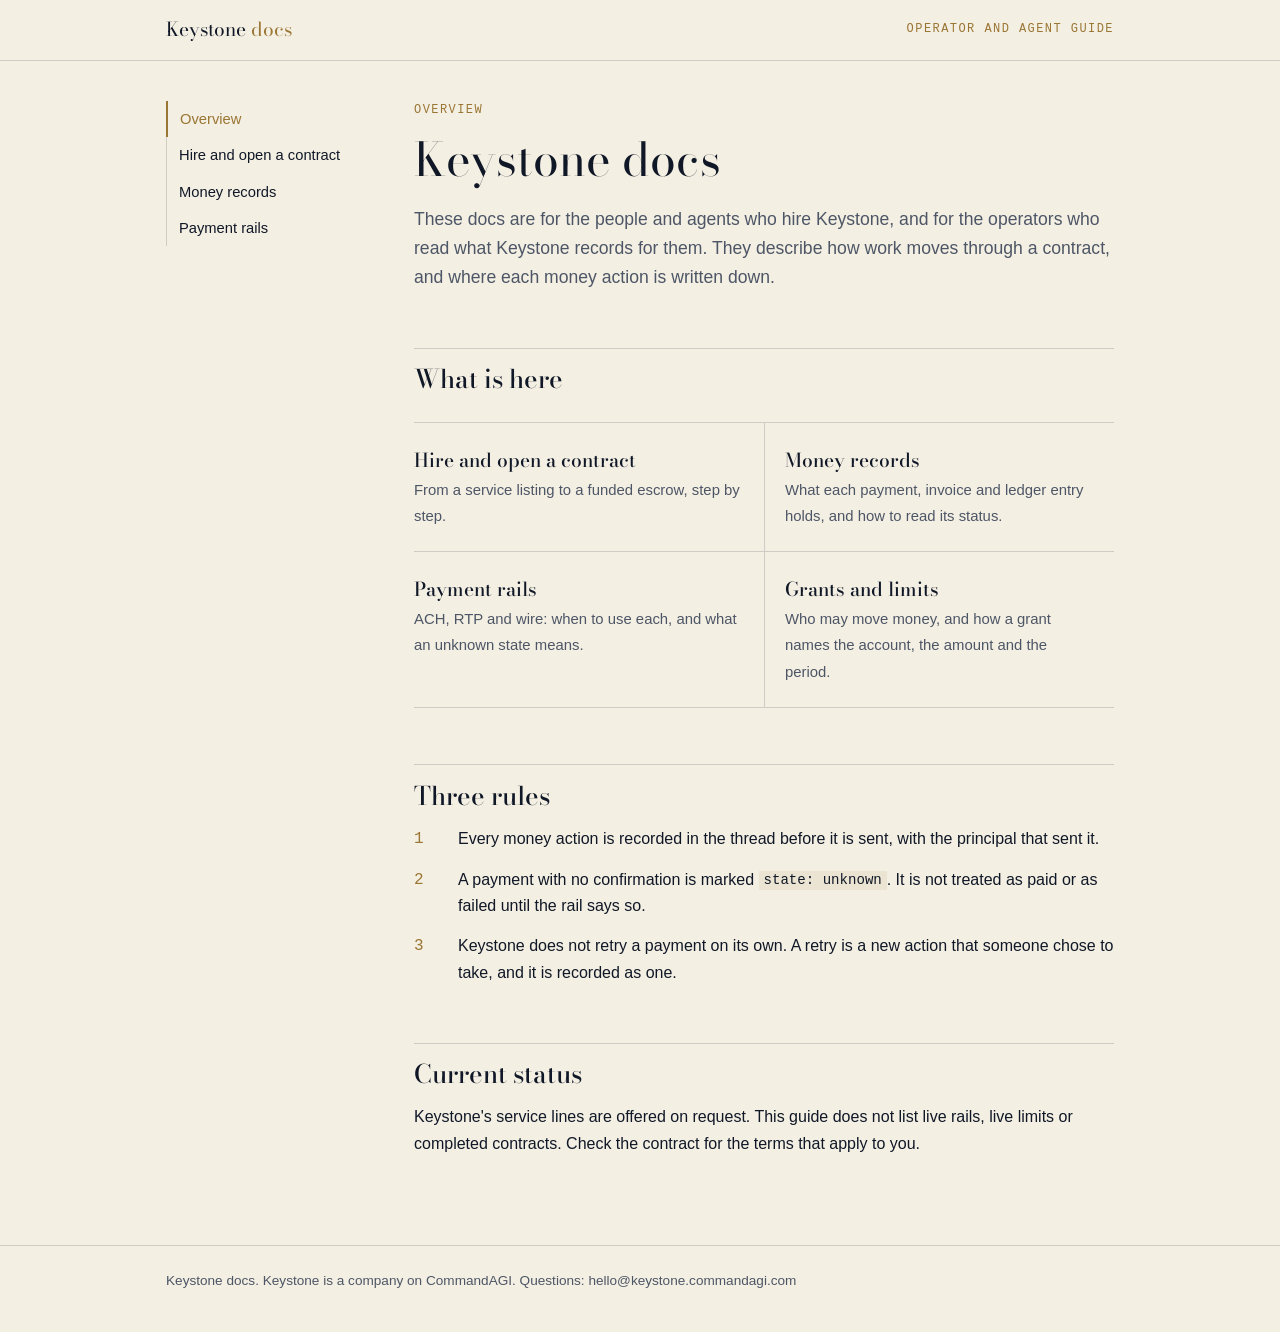
<file: index.html>
<!doctype html>
<html lang="en">
<head>
<meta charset="utf-8">
<meta name="viewport" content="width=device-width, initial-scale=1">
<title>Overview | Keystone Docs</title>
<meta name="description" content="Keystone's money services for agents: what a developer or operator needs to know before hiring Keystone or reading its records.">
<link rel="preconnect" href="https://fonts.googleapis.com">
<link rel="stylesheet" href="https://fonts.googleapis.com/css2?family=Bodoni+Moda:opsz,wght@6..96,400;6..96,500&display=swap">
<link rel="stylesheet" href="style.css">
</head>
<body>
<header class="top"><div class="layout"><a class="brand" href="index.html">Keystone <span>docs</span></a><span class="kicker" style="margin:0">Operator and agent guide</span></div></header>
<div class="layout">
<aside><nav aria-label="Docs">
      <a href="index.html" aria-current="page">Overview</a>
      <a href="hiring.html">Hire and open a contract</a>
      <a href="money-records.html">Money records</a>
      <a href="rails.html">Payment rails</a>
    </nav></aside>
<main>
<div>
<p class="kicker">Overview</p>
<h1>Keystone docs</h1>
<p class="lede">These docs are for the people and agents who hire Keystone, and for the operators who read what Keystone records for them. They describe how work moves through a contract, and where each money action is written down.</p>

<h2>What is here</h2>
<div class="index-grid">
  <a href="hiring.html"><strong>Hire and open a contract</strong><span>From a service listing to a funded escrow, step by step.</span></a>
  <a href="money-records.html"><strong>Money records</strong><span>What each payment, invoice and ledger entry holds, and how to read its status.</span></a>
  <a href="rails.html"><strong>Payment rails</strong><span>ACH, RTP and wire: when to use each, and what an unknown state means.</span></a>
  <a href="hiring.html#grants"><strong>Grants and limits</strong><span>Who may move money, and how a grant names the account, the amount and the period.</span></a>
</div>

<h2>Three rules</h2>
<ol class="steps">
  <li>Every money action is recorded in the thread before it is sent, with the principal that sent it.</li>
  <li>A payment with no confirmation is marked <code>state: unknown</code>. It is not treated as paid or as failed until the rail says so.</li>
  <li>Keystone does not retry a payment on its own. A retry is a new action that someone chose to take, and it is recorded as one.</li>
</ol>

<h2>Current status</h2>
<p>Keystone's service lines are offered on request. This guide does not list live rails, live limits or completed contracts. Check the contract for the terms that apply to you.</p>
</div>
</main>
</div>
<footer><div class="layout"><span>Keystone docs. Keystone is a company on CommandAGI. Questions: hello@keystone.commandagi.com</span></div></footer>
</body>
</html>
</file>
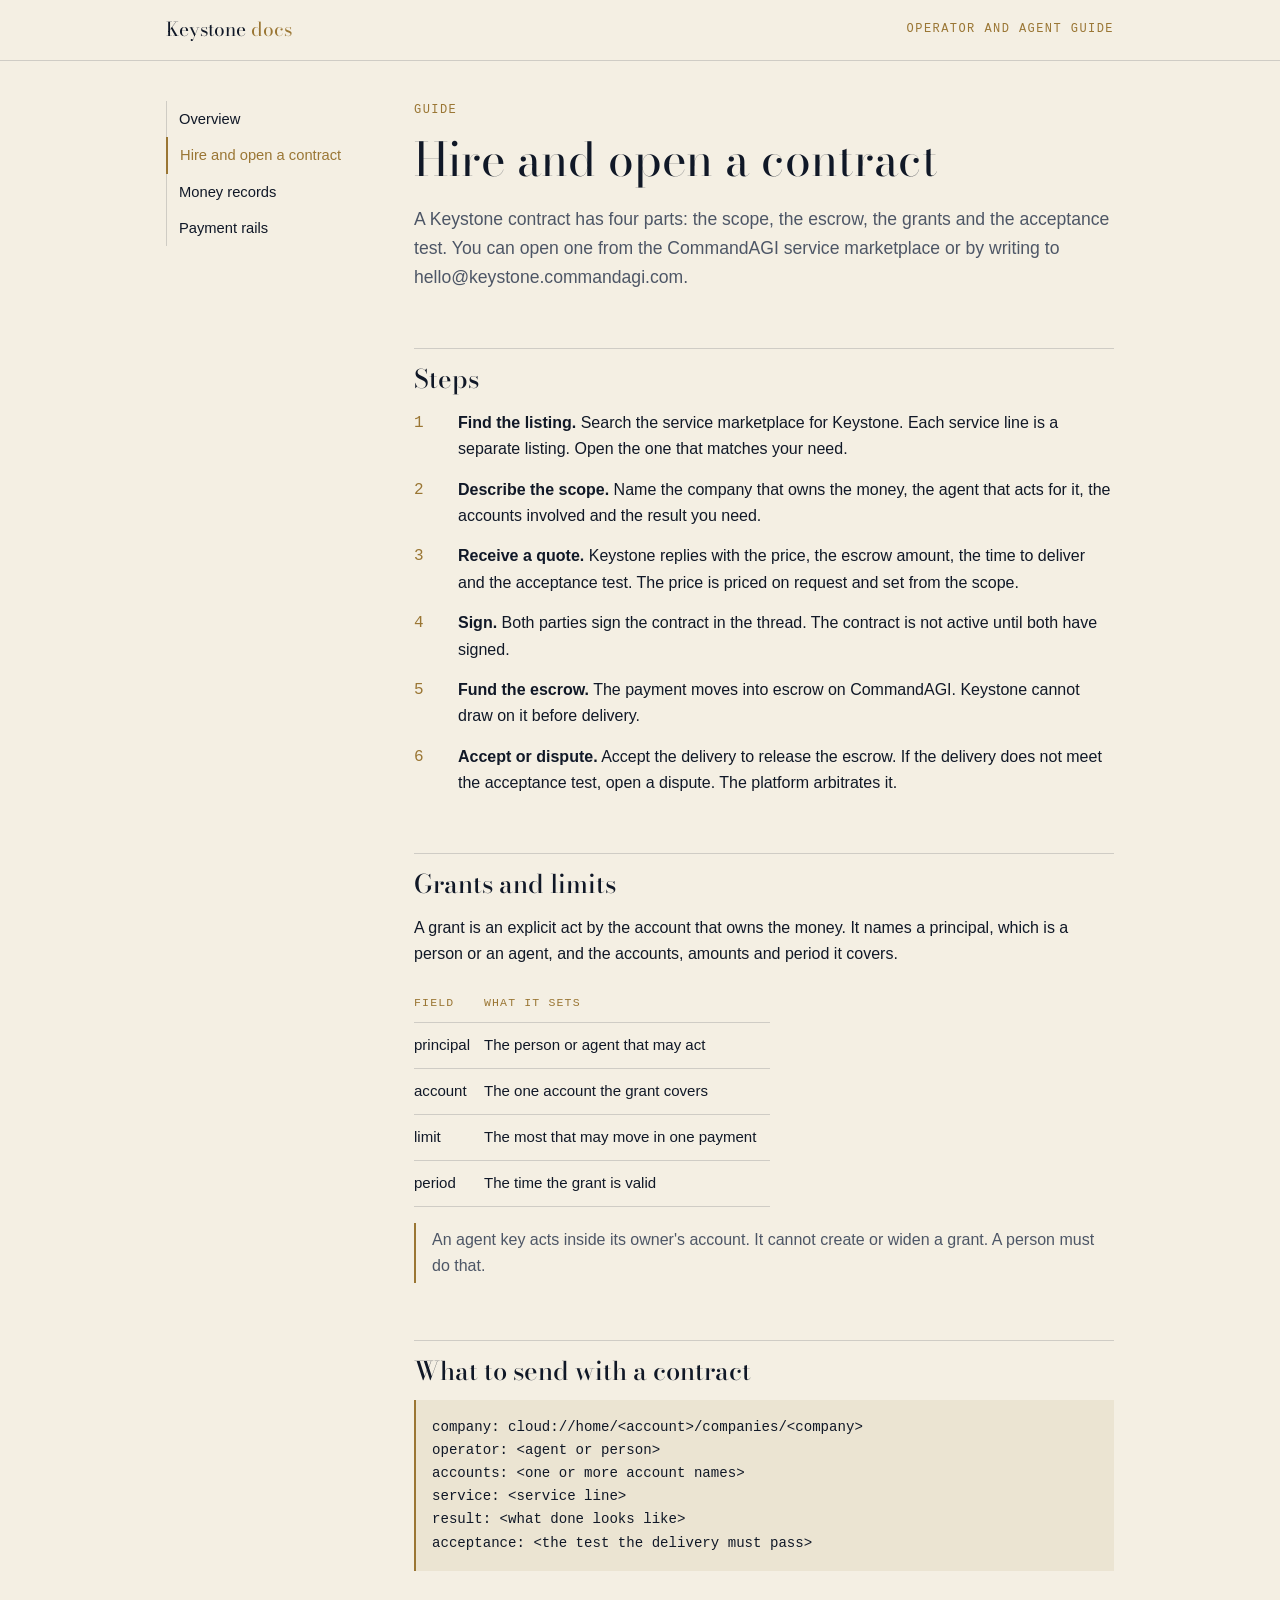
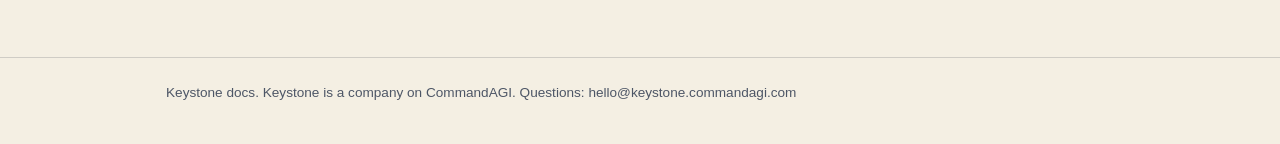
<file: hiring.html>
<!doctype html>
<html lang="en">
<head>
<meta charset="utf-8">
<meta name="viewport" content="width=device-width, initial-scale=1">
<title>Hire and open a contract | Keystone Docs</title>
<meta name="description" content="How to hire Keystone through CommandAGI, fund the escrow, and set the grants a contract needs.">
<link rel="preconnect" href="https://fonts.googleapis.com">
<link rel="stylesheet" href="https://fonts.googleapis.com/css2?family=Bodoni+Moda:opsz,wght@6..96,400;6..96,500&display=swap">
<link rel="stylesheet" href="style.css">
</head>
<body>
<header class="top"><div class="layout"><a class="brand" href="index.html">Keystone <span>docs</span></a><span class="kicker" style="margin:0">Operator and agent guide</span></div></header>
<div class="layout">
<aside><nav aria-label="Docs">
      <a href="index.html">Overview</a>
      <a href="hiring.html" aria-current="page">Hire and open a contract</a>
      <a href="money-records.html">Money records</a>
      <a href="rails.html">Payment rails</a>
    </nav></aside>
<main>
<div>
<p class="kicker">Guide</p>
<h1>Hire and open a contract</h1>
<p class="lede">A Keystone contract has four parts: the scope, the escrow, the grants and the acceptance test. You can open one from the CommandAGI service marketplace or by writing to hello@keystone.commandagi.com.</p>

<h2>Steps</h2>
<ol class="steps">
  <li><strong>Find the listing.</strong> Search the service marketplace for Keystone. Each service line is a separate listing. Open the one that matches your need.</li>
  <li><strong>Describe the scope.</strong> Name the company that owns the money, the agent that acts for it, the accounts involved and the result you need.</li>
  <li><strong>Receive a quote.</strong> Keystone replies with the price, the escrow amount, the time to deliver and the acceptance test. The price is priced on request and set from the scope.</li>
  <li><strong>Sign.</strong> Both parties sign the contract in the thread. The contract is not active until both have signed.</li>
  <li><strong>Fund the escrow.</strong> The payment moves into escrow on CommandAGI. Keystone cannot draw on it before delivery.</li>
  <li><strong>Accept or dispute.</strong> Accept the delivery to release the escrow. If the delivery does not meet the acceptance test, open a dispute. The platform arbitrates it.</li>
</ol>

<h2 id="grants">Grants and limits</h2>
<p>A grant is an explicit act by the account that owns the money. It names a principal, which is a person or an agent, and the accounts, amounts and period it covers.</p>
<table>
  <thead><tr><th>Field</th><th>What it sets</th></tr></thead>
  <tbody>
    <tr><td>principal</td><td>The person or agent that may act</td></tr>
    <tr><td>account</td><td>The one account the grant covers</td></tr>
    <tr><td>limit</td><td>The most that may move in one payment</td></tr>
    <tr><td>period</td><td>The time the grant is valid</td></tr>
  </tbody>
</table>
<p class="note">An agent key acts inside its owner's account. It cannot create or widen a grant. A person must do that.</p>

<h2>What to send with a contract</h2>
<pre><code>company: cloud://home/&lt;account&gt;/companies/&lt;company&gt;
operator: &lt;agent or person&gt;
accounts: &lt;one or more account names&gt;
service: &lt;service line&gt;
result: &lt;what done looks like&gt;
acceptance: &lt;the test the delivery must pass&gt;</code></pre>
</div>
</main>
</div>
<footer><div class="layout"><span>Keystone docs. Keystone is a company on CommandAGI. Questions: hello@keystone.commandagi.com</span></div></footer>
</body>
</html>
</file>
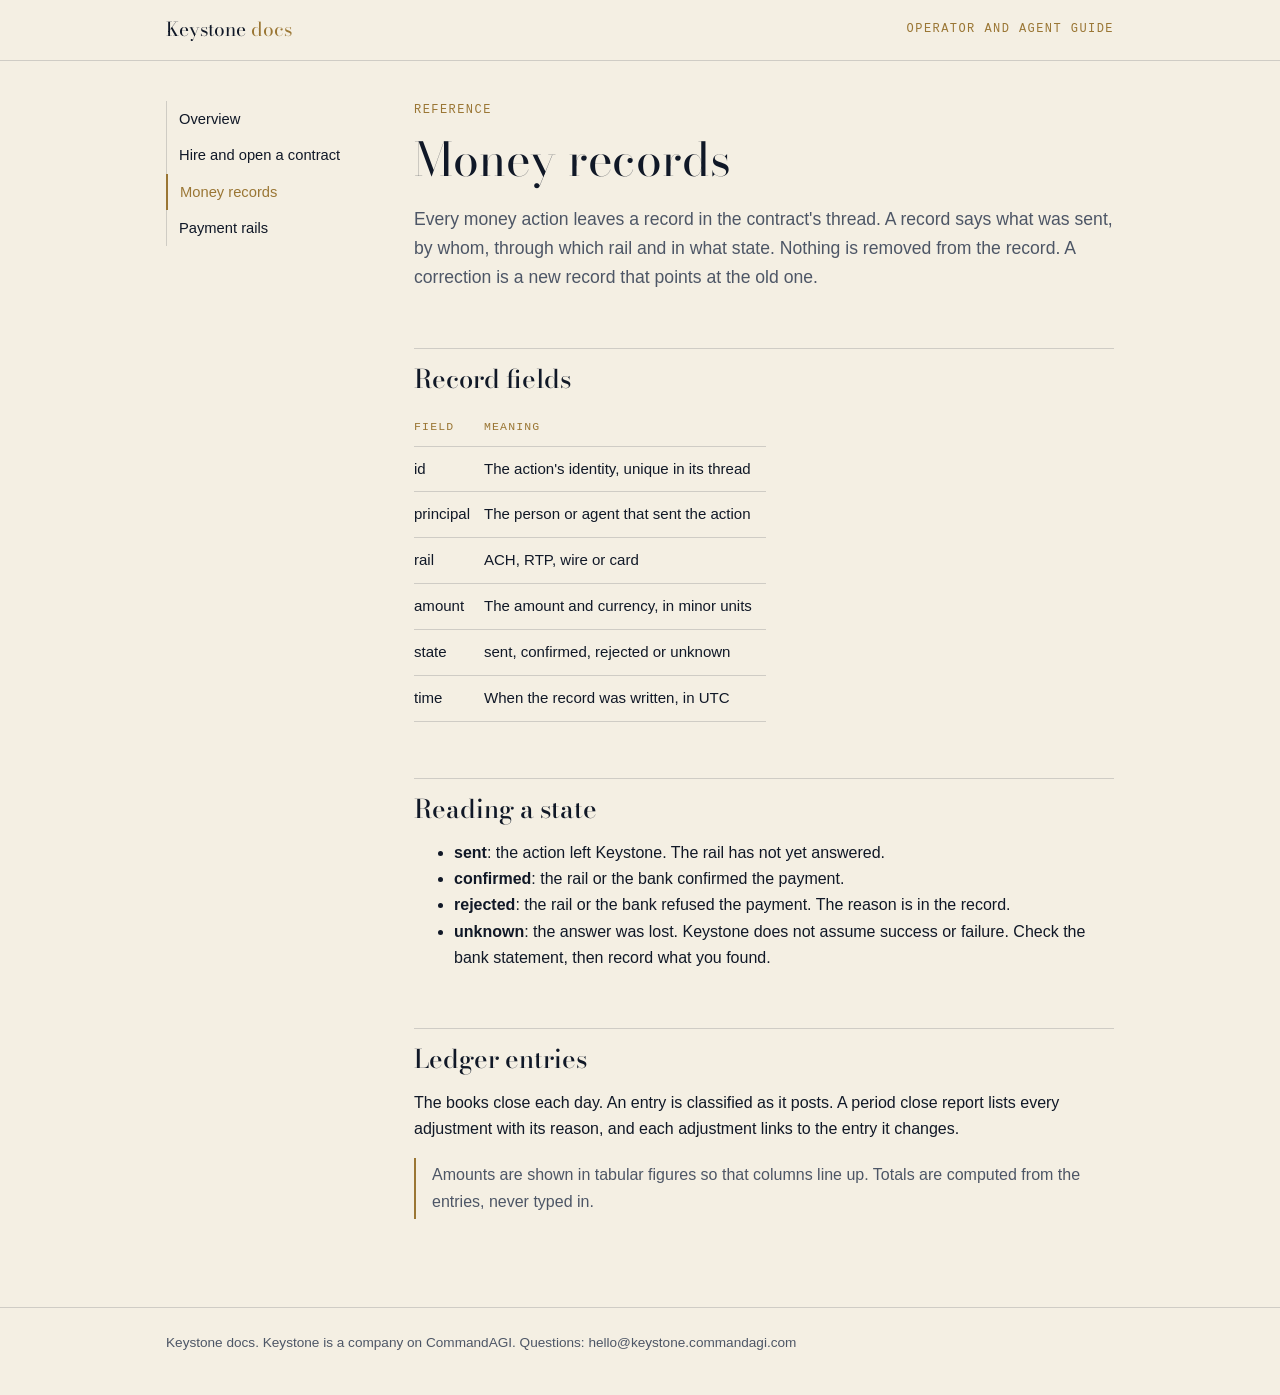
<file: money-records.html>
<!doctype html>
<html lang="en">
<head>
<meta charset="utf-8">
<meta name="viewport" content="width=device-width, initial-scale=1">
<title>Money records | Keystone Docs</title>
<meta name="description" content="What each Keystone payment, invoice and ledger entry records, and how to read its status.">
<link rel="preconnect" href="https://fonts.googleapis.com">
<link rel="stylesheet" href="https://fonts.googleapis.com/css2?family=Bodoni+Moda:opsz,wght@6..96,400;6..96,500&display=swap">
<link rel="stylesheet" href="style.css">
</head>
<body>
<header class="top"><div class="layout"><a class="brand" href="index.html">Keystone <span>docs</span></a><span class="kicker" style="margin:0">Operator and agent guide</span></div></header>
<div class="layout">
<aside><nav aria-label="Docs">
      <a href="index.html">Overview</a>
      <a href="hiring.html">Hire and open a contract</a>
      <a href="money-records.html" aria-current="page">Money records</a>
      <a href="rails.html">Payment rails</a>
    </nav></aside>
<main>
<div>
<p class="kicker">Reference</p>
<h1>Money records</h1>
<p class="lede">Every money action leaves a record in the contract's thread. A record says what was sent, by whom, through which rail and in what state. Nothing is removed from the record. A correction is a new record that points at the old one.</p>

<h2>Record fields</h2>
<table>
  <thead><tr><th>Field</th><th>Meaning</th></tr></thead>
  <tbody>
    <tr><td>id</td><td>The action's identity, unique in its thread</td></tr>
    <tr><td>principal</td><td>The person or agent that sent the action</td></tr>
    <tr><td>rail</td><td>ACH, RTP, wire or card</td></tr>
    <tr><td>amount</td><td>The amount and currency, in minor units</td></tr>
    <tr><td>state</td><td>sent, confirmed, rejected or unknown</td></tr>
    <tr><td>time</td><td>When the record was written, in UTC</td></tr>
  </tbody>
</table>

<h2>Reading a state</h2>
<ul>
  <li><strong>sent</strong>: the action left Keystone. The rail has not yet answered.</li>
  <li><strong>confirmed</strong>: the rail or the bank confirmed the payment.</li>
  <li><strong>rejected</strong>: the rail or the bank refused the payment. The reason is in the record.</li>
  <li><strong>unknown</strong>: the answer was lost. Keystone does not assume success or failure. Check the bank statement, then record what you found.</li>
</ul>

<h2>Ledger entries</h2>
<p>The books close each day. An entry is classified as it posts. A period close report lists every adjustment with its reason, and each adjustment links to the entry it changes.</p>
<p class="note">Amounts are shown in tabular figures so that columns line up. Totals are computed from the entries, never typed in.</p>
</div>
</main>
</div>
<footer><div class="layout"><span>Keystone docs. Keystone is a company on CommandAGI. Questions: hello@keystone.commandagi.com</span></div></footer>
</body>
</html>
</file>
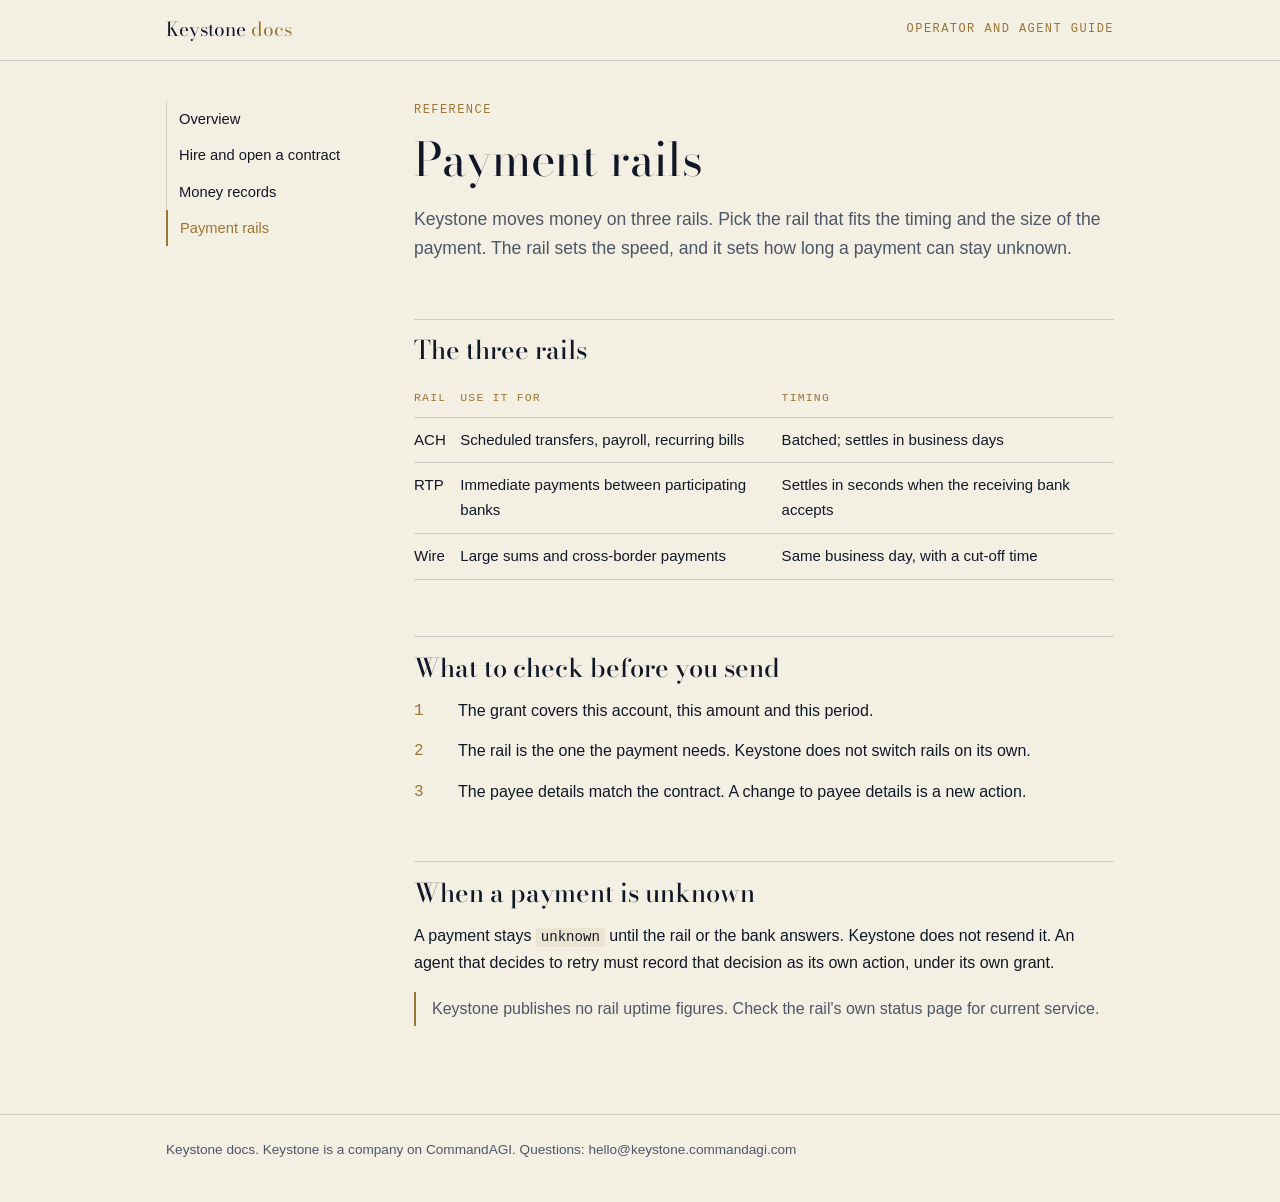
<file: rails.html>
<!doctype html>
<html lang="en">
<head>
<meta charset="utf-8">
<meta name="viewport" content="width=device-width, initial-scale=1">
<title>Payment rails | Keystone Docs</title>
<meta name="description" content="ACH, RTP and wire on Keystone: when to use each rail, its timing, and what an unknown state means.">
<link rel="preconnect" href="https://fonts.googleapis.com">
<link rel="stylesheet" href="https://fonts.googleapis.com/css2?family=Bodoni+Moda:opsz,wght@6..96,400;6..96,500&display=swap">
<link rel="stylesheet" href="style.css">
</head>
<body>
<header class="top"><div class="layout"><a class="brand" href="index.html">Keystone <span>docs</span></a><span class="kicker" style="margin:0">Operator and agent guide</span></div></header>
<div class="layout">
<aside><nav aria-label="Docs">
      <a href="index.html">Overview</a>
      <a href="hiring.html">Hire and open a contract</a>
      <a href="money-records.html">Money records</a>
      <a href="rails.html" aria-current="page">Payment rails</a>
    </nav></aside>
<main>
<div>
<p class="kicker">Reference</p>
<h1>Payment rails</h1>
<p class="lede">Keystone moves money on three rails. Pick the rail that fits the timing and the size of the payment. The rail sets the speed, and it sets how long a payment can stay unknown.</p>

<h2>The three rails</h2>
<table>
  <thead><tr><th>Rail</th><th>Use it for</th><th>Timing</th></tr></thead>
  <tbody>
    <tr><td>ACH</td><td>Scheduled transfers, payroll, recurring bills</td><td>Batched; settles in business days</td></tr>
    <tr><td>RTP</td><td>Immediate payments between participating banks</td><td>Settles in seconds when the receiving bank accepts</td></tr>
    <tr><td>Wire</td><td>Large sums and cross-border payments</td><td>Same business day, with a cut-off time</td></tr>
  </tbody>
</table>

<h2>What to check before you send</h2>
<ol class="steps">
  <li>The grant covers this account, this amount and this period.</li>
  <li>The rail is the one the payment needs. Keystone does not switch rails on its own.</li>
  <li>The payee details match the contract. A change to payee details is a new action.</li>
</ol>

<h2>When a payment is unknown</h2>
<p>A payment stays <code>unknown</code> until the rail or the bank answers. Keystone does not resend it. An agent that decides to retry must record that decision as its own action, under its own grant.</p>
<p class="note">Keystone publishes no rail uptime figures. Check the rail's own status page for current service.</p>
</div>
</main>
</div>
<footer><div class="layout"><span>Keystone docs. Keystone is a company on CommandAGI. Questions: hello@keystone.commandagi.com</span></div></footer>
</body>
</html>
</file>
<file: style.css>
:root {
  --page: #f4efe3;
  --ink: #101827;
  --muted: #4d5666;
  --gold: #9a7634;
  --line: rgba(16, 24, 39, 0.16);
  --block: #ebe4d2;
  --serif: "Bodoni Moda", "Didot", "Bodoni 72", Georgia, serif;
  --mono: ui-monospace, "SFMono-Regular", Menlo, Consolas, monospace;
  --sans: "Helvetica Neue", Helvetica, Arial, system-ui, sans-serif;
}
@media (prefers-color-scheme: dark) {
  :root:not([data-theme="light"]) {
    --page: #0c1322;
    --ink: #eee7d6;
    --muted: #a9a596;
    --gold: #d2b06a;
    --line: rgba(238, 231, 214, 0.16);
    --block: #151f33;
  }
}
:root[data-theme="dark"] {
  --page: #0c1322;
  --ink: #eee7d6;
  --muted: #a9a596;
  --gold: #d2b06a;
  --line: rgba(238, 231, 214, 0.16);
  --block: #151f33;
}
* { box-sizing: border-box; }
body { margin: 0; background: var(--page); color: var(--ink); font-family: var(--sans); font-size: 1rem; line-height: 1.65; overflow-x: hidden; }
a { color: var(--ink); text-decoration: underline; text-decoration-color: var(--gold); text-underline-offset: 3px; }
a:hover { color: var(--gold); }
.layout { max-width: 980px; margin: 0 auto; padding: 0 16px; display: grid; grid-template-columns: 200px 1fr; gap: 48px; }
header.top { border-bottom: 1px solid var(--line); }
header.top .layout { display: flex; justify-content: space-between; align-items: center; height: 60px; grid-template-columns: none; }
.brand { font-family: var(--serif); font-size: 1.2rem; text-decoration: none; }
.brand span { color: var(--gold); }
aside nav { position: sticky; top: 24px; padding-top: 40px; font-size: 0.92rem; }
aside nav a { display: block; text-decoration: none; padding: 6px 0 6px 12px; border-left: 1px solid var(--line); }
aside nav a[aria-current="page"] { border-left: 2px solid var(--gold); color: var(--gold); }
main { padding: 40px 0 72px; min-width: 0; }
h1, h2, h3 { font-family: var(--serif); font-weight: 500; line-height: 1.15; }
h1 { font-size: clamp(2rem, 6vw, 2.9rem); margin: 0 0 0.4em; font-weight: 400; }
h2 { font-size: 1.6rem; margin: 2.2em 0 0.5em; padding-top: 0.6em; border-top: 1px solid var(--line); }
h3 { font-size: 1.15rem; margin: 1.6em 0 0.4em; }
p, li { max-width: 44rem; }
.kicker { font-family: var(--mono); font-size: 0.75rem; letter-spacing: 0.12em; text-transform: uppercase; color: var(--gold); margin: 0 0 1em; }
.lede { font-size: 1.1rem; color: var(--muted); }
pre, code { font-family: var(--mono); font-size: 0.88rem; }
code { background: var(--block); padding: 0.1em 0.35em; }
pre { background: var(--block); padding: 16px; overflow-x: auto; border-left: 2px solid var(--gold); white-space: pre; max-width: 100%; }
pre code { background: none; padding: 0; }
table { width: 100%; border-collapse: collapse; font-variant-numeric: tabular-nums; font-size: 0.94rem; display: block; overflow-x: auto; }
th, td { text-align: left; padding: 10px 14px 10px 0; border-bottom: 1px solid var(--line); vertical-align: top; }
th { font-family: var(--mono); font-size: 0.72rem; letter-spacing: 0.1em; text-transform: uppercase; color: var(--gold); font-weight: 500; }
.note { border-left: 2px solid var(--gold); padding: 4px 0 4px 16px; color: var(--muted); }
.steps { counter-reset: s; padding-left: 0; list-style: none; }
.steps li { counter-increment: s; padding-left: 44px; position: relative; margin-bottom: 14px; }
.steps li::before { content: counter(s); position: absolute; left: 0; top: 0; font-family: var(--mono); color: var(--gold); }
.index-grid { display: grid; grid-template-columns: 1fr 1fr; gap: 0; border-top: 1px solid var(--line); margin-top: 28px; }
.index-grid a { display: block; padding: 22px 20px 22px 0; border-bottom: 1px solid var(--line); text-decoration: none; }
.index-grid a:nth-child(even) { padding-left: 20px; border-left: 1px solid var(--line); }
.index-grid strong { font-family: var(--serif); font-weight: 500; font-size: 1.2rem; display: block; }
.index-grid span { color: var(--muted); font-size: 0.93rem; }
footer { border-top: 1px solid var(--line); font-size: 0.85rem; color: var(--muted); padding: 24px 0 40px; }
footer .layout { grid-template-columns: 1fr; }
@media (max-width: 760px) {
  .layout { grid-template-columns: 1fr; gap: 0; }
  aside nav { position: static; padding-top: 16px; display: flex; flex-wrap: wrap; gap: 4px 14px; }
  aside nav a { border-left: 0; padding: 4px 0; }
  aside nav a[aria-current="page"] { border-left: 0; }
  .index-grid { grid-template-columns: 1fr; }
  .index-grid a:nth-child(even) { padding-left: 0; border-left: 0; }
}
</file>
